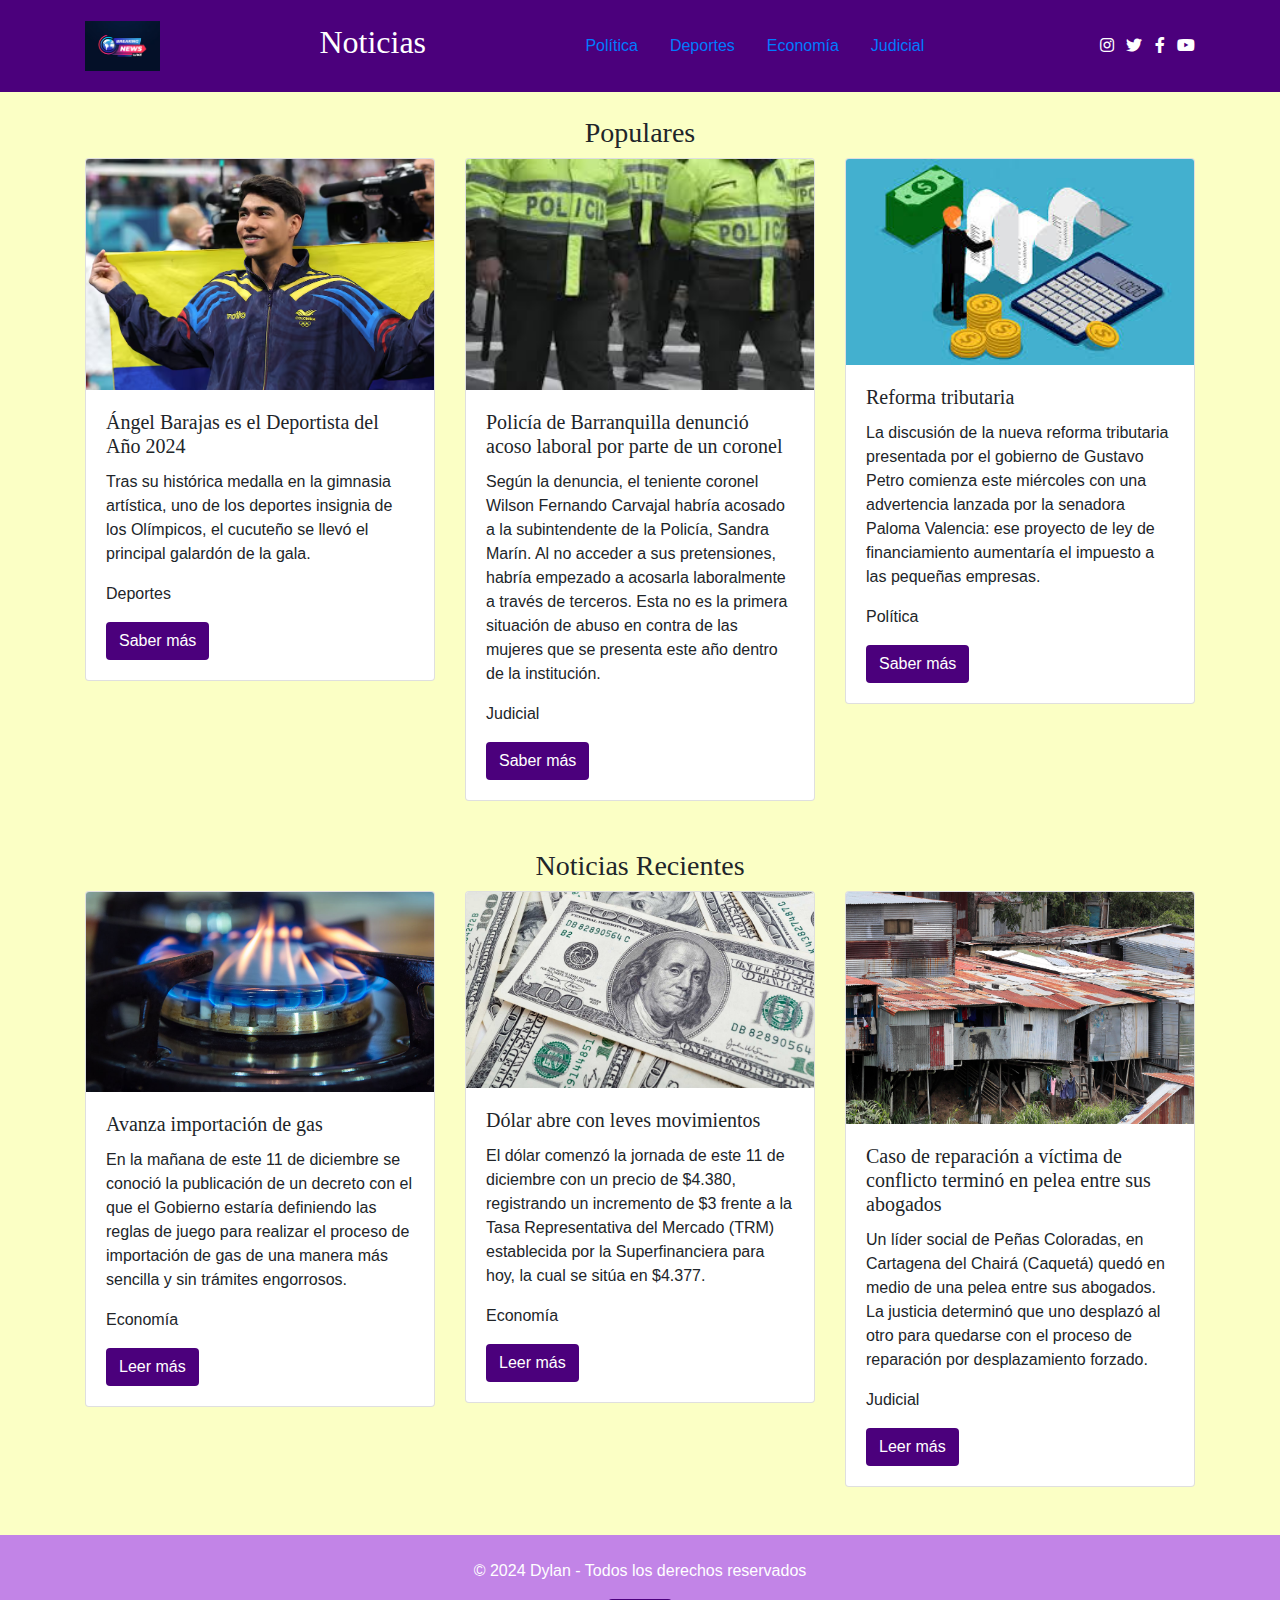
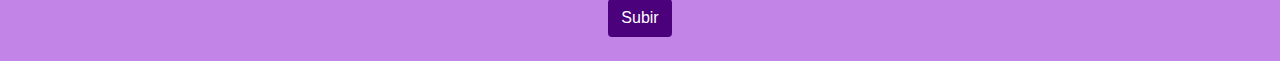
<file: index.html>
<!DOCTYPE html>
<html lang="en">
  <head>
    <meta charset="UTF-8" />
    <title>Noticias</title>
    <meta name="viewport" content="width=device-width, initial-scale=1" />
    <link rel="stylesheet" href="nose.css">

    
    <link
      rel="stylesheet"
      href="https://stackpath.bootstrapcdn.com/bootstrap/4.5.2/css/bootstrap.min.css"
    />
    

    
    <link
      rel="stylesheet"
      href="https://cdnjs.cloudflare.com/ajax/libs/font-awesome/5.15.1/css/all.min.css"
    />
  </head>
  <body class="home">
    <div id="aa-wp">
      <header id="header" class="text-white">
        <div
          class="container d-flex justify-content-between align-items-center py-3"
        >
          <a href="/" class="navbar-brand">
            <img alt="Hola" src="images/diseno-logotipo-noticias-ultima-hora-gradiente_23-2151173052.avif" />
            
          </a>
          <h2>
            Noticias
          </h2>
          <ul class="nav">
            <li class="nav-item">
                <a class="nav-link" href="politica.html">Política</a>
            </li>
            <li class="nav-item">
                <a class="nav-link" href="deportes.html">Deportes</a>
            </li>
            <li class="nav-item">
                <a class="nav-link" href="economia.html">Economía</a>
            </li>
            <li class="nav-item">
                <a class="nav-link" href="judicial.html">Judicial</a>
            </li>
        </ul>
          <div class="d-flex">
            <div class="social-icons ml-3">
              <a
                href="https://www.instagram.com"
                class="text-white mr-2"
                aria-label="Instagram"
                ><i class="fab fa-instagram"></i
              ></a>
              <a
                href="https://twitter.com"
                class="text-white mr-2"
                aria-label="Twitter"
                ><i class="fab fa-twitter"></i
              ></a>
              <a
                href="https://www.facebook.com"
                class="text-white mr-2"
                aria-label="Facebook"
                ><i class="fab fa-facebook-f"></i
              ></a>
              <a
                href="https://www.youtube.com"
                class="text-white"
                aria-label="YouTube"
                ><i class="fab fa-youtube"></i
              ></a>
            </div>
          </div>
        </div>
      </header>

      <div id="site" class="container">
        <section id="populares" class="my-4">
          <h3 class="text-center">Populares</h3>
          <div class="row">
            
            <div class="col-md-4 mb-4">
              <div class="card">
                <img src="images/TDPCH3ZAZVXHU6UPYEGJKUKCRI.avif" class="card-img-top" alt="..." />
                <div class="card-body">
                  <h5 class="card-title">Ángel Barajas es el Deportista del Año 2024</h5>
                  <p class="card-text">Tras su histórica medalla en la gimnasia artística, uno de los deportes insignia de los Olímpicos, el cucuteño se llevó el principal galardón de la gala.</p>
                  <p class="card-text">Deportes</p>
                  <a href="https://www.elespectador.com/deportes/mas-deportes/angel-barajas-es-el-deportista-del-ano-2024-las-razones-que-lo-hicieron-ganador/" class="btn text-white">Saber más</a>
                </div>
              </div>
            </div>
            <div class="col-md-4 mb-4">
              <div class="card">
                <img src="images/tombos.jpeg" class="card-img-top" alt="..." />
                <div class="card-body">
                  <h5 class="card-title">Policía de Barranquilla denunció acoso laboral por parte de un coronel</h5>
                  <p class="card-text">Según la denuncia, el teniente coronel Wilson Fernando Carvajal habría acosado a la subintendente de la Policía, Sandra Marín. Al no acceder a sus pretensiones, habría empezado a acosarla laboralmente a través de terceros. Esta no es la primera situación de abuso en contra de las mujeres que se presenta este año dentro de la institución.</p>
                  <p class="card-text">Judicial</p>
                  <a href="https://www.elespectador.com/judicial/policia-de-barranquilla-denuncio-acoso-por-no-aceptar-propuesta-sexual-de-coronel-noticias-hoy/" class="btn text-white">Saber más</a>
                </div>
              </div>
            </div>
            <div class="col-md-4 mb-4">
              <div class="card">
                <img src="images/descargar.jpeg" class="card-img-top" alt="..." />
                <div class="card-body">
                  <h5 class="card-title">Reforma tributaria</h5>
                  <p class="card-text">
                    La discusión de la nueva reforma tributaria presentada por el gobierno de Gustavo Petro comienza este miércoles con una advertencia lanzada por la senadora Paloma Valencia: ese proyecto de ley de financiamiento aumentaría el impuesto a las pequeñas empresas.
                  </p>
                  <p class="card-text">Política</p>
                  <a href="https://www.semana.com/politica/articulo/reforma-tributaria-paloma-valencia-advierte-que-ley-de-financiamiento-aumentara-impuesto-a-pequenas-empresas/202428/" class="btn text-white">Saber más</a>
                </div>
              </div>
            </div>
            
          </div>
        </section>

        <section class="my-4">
          <h3 class="text-center">Noticias Recientes</h3>
          <div class="row">
            
            <div class="col-md-4 mb-4">
              <div class="card">
                <img src="images/1140-gas-burning-stove-esp.jpg" class="card-img-top" alt="..." />
                <div class="card-body">
                  <h5 class="card-title">Avanza importación de gas</h5>
                  <p class="card-text">
                    En la mañana de este 11 de diciembre se conoció la publicación de un decreto con el que el Gobierno estaría definiendo las reglas de juego para realizar el proceso de importación de gas de una manera más sencilla y sin trámites engorrosos.
                  </p>
                  <p class="card-text">Economía</p>
                  <a href="https://www.semana.com/economia/macroeconomia/articulo/avanza-importacion-de-gas-gobierno-expidio-decreto-para-facilitar-el-proceso-y-construir-regasificadoras/202442/" class="btn text-white">Leer más</a>
                </div>
              </div>
            </div>
            <div class="col-md-4 mb-4">
              <div class="card">
                <img src="images/dolar.jpg" class="card-img-top" alt="..." />
                <div class="card-body">
                  <h5 class="card-title">Dólar abre con leves movimientos</h5>
                  <p class="card-text">
                    El dólar comenzó la jornada de este 11 de diciembre con un precio de $4.380, registrando un incremento de $3 frente a la Tasa Representativa del Mercado (TRM) establecida por la Superfinanciera para hoy, la cual se sitúa en $4.377.
                  </p>
                  <p class="card-text">Economía</p>
                  <a href="https://www.semana.com/economia/macroeconomia/articulo/dolar-abre-con-leves-movimientos-y-precio-barato-este-11-de-diciembre-se-cotiza-en-4380/202441/" class="btn text-white">Leer más</a>
                </div>
              </div>
            </div>
            <div class="col-md-4 mb-4">
              <div class="card">
                <img src="images/VKKDNPQIKJCIDJ6ZCOEIOR2M44.jpg" class="card-img-top" alt="..." />
                <div class="card-body">
                  <h5 class="card-title">Caso de reparación a víctima de conflicto terminó en pelea entre sus abogados</h5>
                  <p class="card-text">
                    Un líder social de Peñas Coloradas, en Cartagena del Chairá (Caquetá) quedó en medio de una pelea entre sus abogados. La justicia determinó que uno desplazó al otro para quedarse con el proceso de reparación por desplazamiento forzado.
                  </p>
                  <p class="card-text">Judicial</p>
                  <a href="https://www.elespectador.com/judicial/penas-coloradas-comision-de-disciplina-judicial-suspende-a-abogado-por-cuatro-meses-noticias-hoy/" class="btn text-white">Leer más</a>
                </div>
              </div>
            </div>
           
          </div>
        </section>
      </div>

      <footer id="footer" class="text-white text-center py-4">
        <p>© 2024 Dylan - Todos los derechos reservados</p>
        <a href="#header" class="btn text-white">Subir</a>
      </footer>
    </div>
    <script src="https://code.jquery.com/jquery-3.5.1.slim.min.js"></script>
    <script src="https://cdn.jsdelivr.net/npm/@popperjs/core@2.9.2/dist/umd/popper.min.js"></script>
    <script src="https://stackpath.bootstrapcdn.com/bootstrap/4.5.2/js/bootstrap.min.js"></script>
  </body>
</html>
</file>
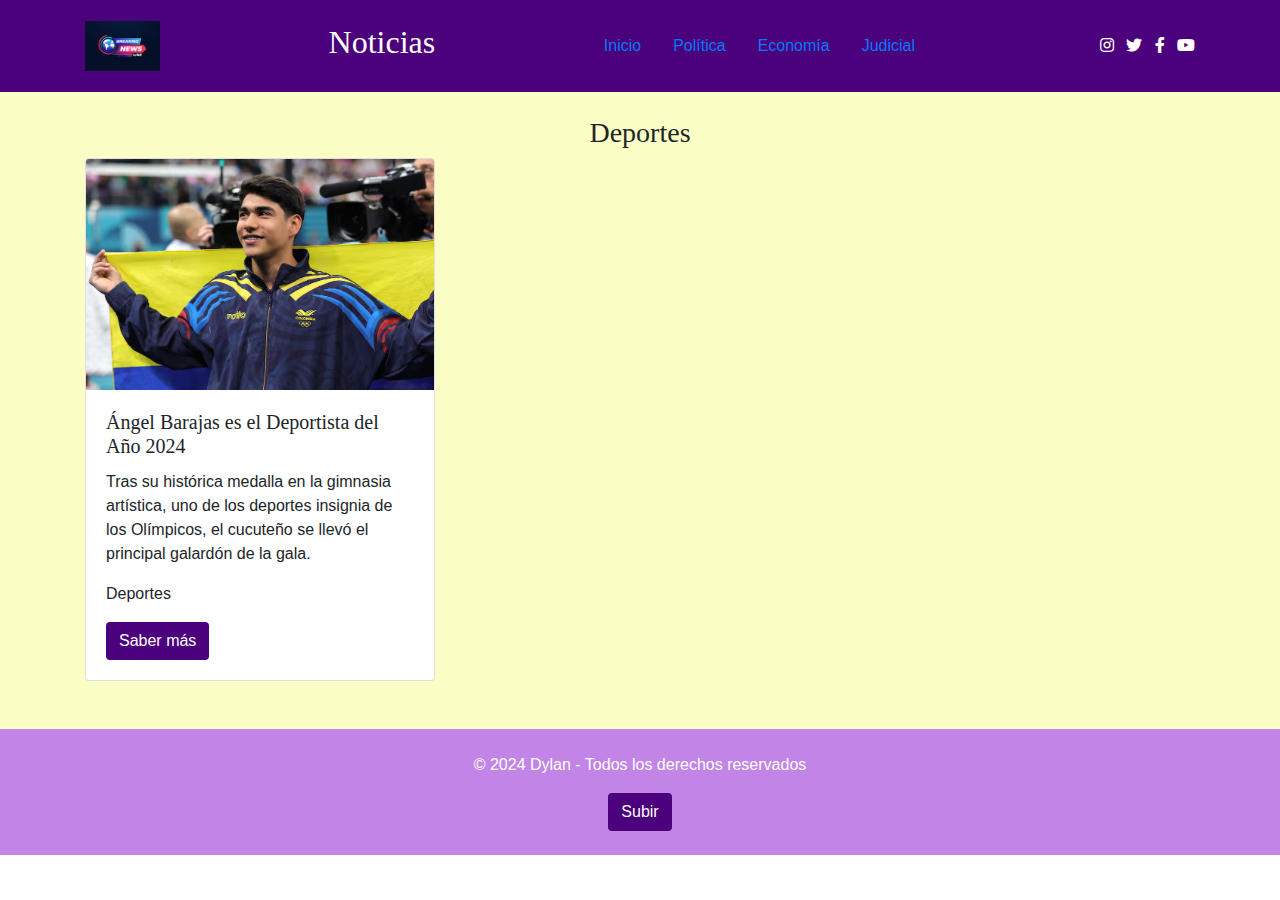
<file: deportes.html>
<!DOCTYPE html>
<html lang="en">
  <head>
    <meta charset="UTF-8" />
    <title>Noticias</title>
    <meta name="viewport" content="width=device-width, initial-scale=1" />
    <link rel="stylesheet" href="nose.css">

    
    <link
      rel="stylesheet"
      href="https://stackpath.bootstrapcdn.com/bootstrap/4.5.2/css/bootstrap.min.css"
    />

    
    <link
      rel="stylesheet"
      href="https://cdnjs.cloudflare.com/ajax/libs/font-awesome/5.15.1/css/all.min.css"
    />
  </head>
  <body class="home">
    <div id="aa-wp">
      <header id="header" class="text-white">
        <div
          class="container d-flex justify-content-between align-items-center py-3"
        >
          <a href="/" class="navbar-brand">
            <img alt="Hola" src="images/diseno-logotipo-noticias-ultima-hora-gradiente_23-2151173052.avif" />
            
          </a>
          <h2>
            Noticias
          </h2>
          <ul class="nav">
            <li class="nav-item">
                <a class="nav-link" href="index.html">Inicio</a>
            </li>
            <li class="nav-item">
                <a class="nav-link" href="politica.html">Política</a>
            </li>
            <li class="nav-item">
                <a class="nav-link" href="economia.html">Economía</a>
            </li>
            <li class="nav-item">
                <a class="nav-link" href="judicial.html">Judicial</a>
            </li>
        </ul>
          <div class="d-flex">
            <div class="social-icons ml-3">
              <a
                href="https://www.instagram.com"
                class="text-white mr-2"
                aria-label="Instagram"
                ><i class="fab fa-instagram"></i
              ></a>
              <a
                href="https://twitter.com"
                class="text-white mr-2"
                aria-label="Twitter"
                ><i class="fab fa-twitter"></i
              ></a>
              <a
                href="https://www.facebook.com"
                class="text-white mr-2"
                aria-label="Facebook"
                ><i class="fab fa-facebook-f"></i
              ></a>
              <a
                href="https://www.youtube.com"
                class="text-white"
                aria-label="YouTube"
                ><i class="fab fa-youtube"></i
              ></a>
            </div>
          </div>
        </div>
      </header>

      <div id="site" class="container">
        <section id="populares" class="my-4">
          <h3 class="text-center">Deportes</h3>
          <div class="row">
            
            <div class="col-md-4 mb-4">
              <div class="card">
                <img src="images/TDPCH3ZAZVXHU6UPYEGJKUKCRI.avif" class="card-img-top" alt="..." />
                <div class="card-body">
                  <h5 class="card-title">Ángel Barajas es el Deportista del Año 2024</h5>
                  <p class="card-text">Tras su histórica medalla en la gimnasia artística, uno de los deportes insignia de los Olímpicos, el cucuteño se llevó el principal galardón de la gala.</p>
                  <p class="card-text">Deportes</p>
                  <a href="https://www.elespectador.com/deportes/mas-deportes/angel-barajas-es-el-deportista-del-ano-2024-las-razones-que-lo-hicieron-ganador/" class="btn text-white">Saber más</a>
                </div>
              </div>
            </div>
            
            
          </div>
        </section>

        
      </div>

      <footer id="footer" class="text-white text-center py-4">
        <p>© 2024 Dylan - Todos los derechos reservados</p>
        <a href="#header" class="btn text-white">Subir</a>
      </footer>
    </div>
    <script src="https://code.jquery.com/jquery-3.5.1.slim.min.js"></script>
    <script src="https://cdn.jsdelivr.net/npm/@popperjs/core@2.9.2/dist/umd/popper.min.js"></script>
    <script src="https://stackpath.bootstrapcdn.com/bootstrap/4.5.2/js/bootstrap.min.js"></script>
  </body>
</html>
</file>
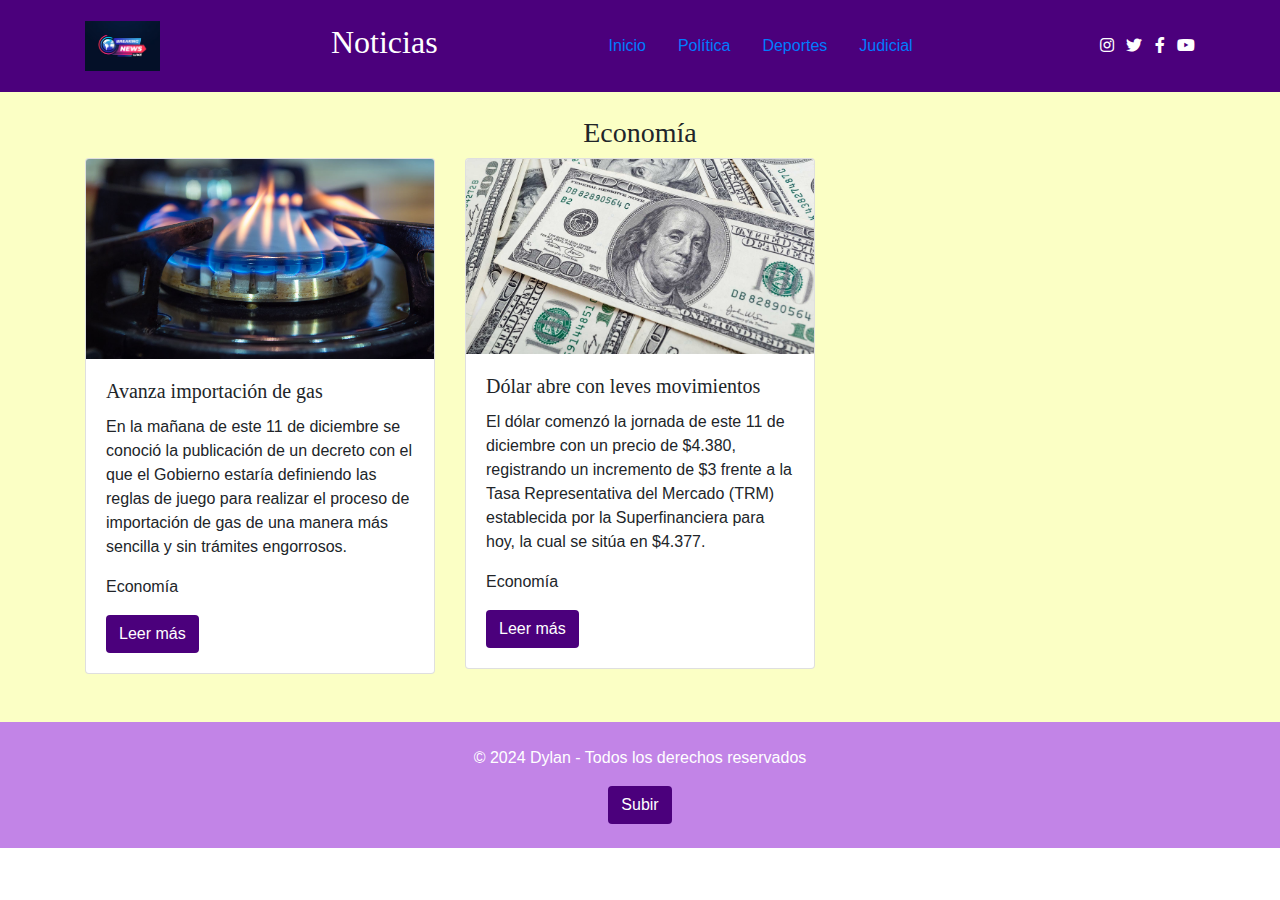
<file: economia.html>
<!DOCTYPE html>
<html lang="en">
  <head>
    <meta charset="UTF-8" />
    <title>Noticias</title>
    <meta name="viewport" content="width=device-width, initial-scale=1" />
    <link rel="stylesheet" href="nose.css">

    
    <link
      rel="stylesheet"
      href="https://stackpath.bootstrapcdn.com/bootstrap/4.5.2/css/bootstrap.min.css"
    />

    
    <link
      rel="stylesheet"
      href="https://cdnjs.cloudflare.com/ajax/libs/font-awesome/5.15.1/css/all.min.css"
    />
  </head>
  <body class="home">
    <div id="aa-wp">
      <header id="header" class="text-white">
        <div
          class="container d-flex justify-content-between align-items-center py-3"
        >
          <a href="/" class="navbar-brand">
            <img alt="Hola" src="images/diseno-logotipo-noticias-ultima-hora-gradiente_23-2151173052.avif" />
            
          </a>
          <h2>
            Noticias
          </h2>
          <ul class="nav">
            <li class="nav-item">
                <a class="nav-link" href="index.html">Inicio</a>
            </li>
            <li class="nav-item">
                <a class="nav-link" href="politica.html">Política</a>
            </li>
            <li class="nav-item">
                <a class="nav-link" href="deportes.html">Deportes</a>
            </li>
            <li class="nav-item">
                <a class="nav-link" href="judicial.html">Judicial</a>
            </li>
        </ul>
          <div class="d-flex">
            <div class="social-icons ml-3">
              <a
                href="https://www.instagram.com"
                class="text-white mr-2"
                aria-label="Instagram"
                ><i class="fab fa-instagram"></i
              ></a>
              <a
                href="https://twitter.com"
                class="text-white mr-2"
                aria-label="Twitter"
                ><i class="fab fa-twitter"></i
              ></a>
              <a
                href="https://www.facebook.com"
                class="text-white mr-2"
                aria-label="Facebook"
                ><i class="fab fa-facebook-f"></i
              ></a>
              <a
                href="https://www.youtube.com"
                class="text-white"
                aria-label="YouTube"
                ><i class="fab fa-youtube"></i
              ></a>
            </div>
          </div>
        </div>
      </header>

      <div id="site" class="container">
        

        <section class="my-4">
          <h3 class="text-center">Economía</h3>
          <div class="row">
            
            <div class="col-md-4 mb-4">
              <div class="card">
                <img src="images/1140-gas-burning-stove-esp.jpg" class="card-img-top" alt="..." />
                <div class="card-body">
                  <h5 class="card-title">Avanza importación de gas</h5>
                  <p class="card-text">
                    En la mañana de este 11 de diciembre se conoció la publicación de un decreto con el que el Gobierno estaría definiendo las reglas de juego para realizar el proceso de importación de gas de una manera más sencilla y sin trámites engorrosos.
                  </p>
                  <p class="card-text">Economía</p>
                  <a href="https://www.semana.com/economia/macroeconomia/articulo/avanza-importacion-de-gas-gobierno-expidio-decreto-para-facilitar-el-proceso-y-construir-regasificadoras/202442/" class="btn text-white">Leer más</a>
                </div>
              </div>
            </div>
            <div class="col-md-4 mb-4">
              <div class="card">
                <img src="images/dolar.jpg" class="card-img-top" alt="..." />
                <div class="card-body">
                  <h5 class="card-title">Dólar abre con leves movimientos</h5>
                  <p class="card-text">
                    El dólar comenzó la jornada de este 11 de diciembre con un precio de $4.380, registrando un incremento de $3 frente a la Tasa Representativa del Mercado (TRM) establecida por la Superfinanciera para hoy, la cual se sitúa en $4.377.
                  </p>
                  <p class="card-text">Economía</p>
                  <a href="https://www.semana.com/economia/macroeconomia/articulo/dolar-abre-con-leves-movimientos-y-precio-barato-este-11-de-diciembre-se-cotiza-en-4380/202441/" class="btn text-white">Leer más</a>
                </div>
              </div>
            </div>
            
           
          </div>
        </section>
      </div>

      <footer id="footer" class="text-white text-center py-4">
        <p>© 2024 Dylan - Todos los derechos reservados</p>
        <a href="#header" class="btn text-white">Subir</a>
      </footer>
    </div>
    <script src="https://code.jquery.com/jquery-3.5.1.slim.min.js"></script>
    <script src="https://cdn.jsdelivr.net/npm/@popperjs/core@2.9.2/dist/umd/popper.min.js"></script>
    <script src="https://stackpath.bootstrapcdn.com/bootstrap/4.5.2/js/bootstrap.min.js"></script>
  </body>
</html>
</file>
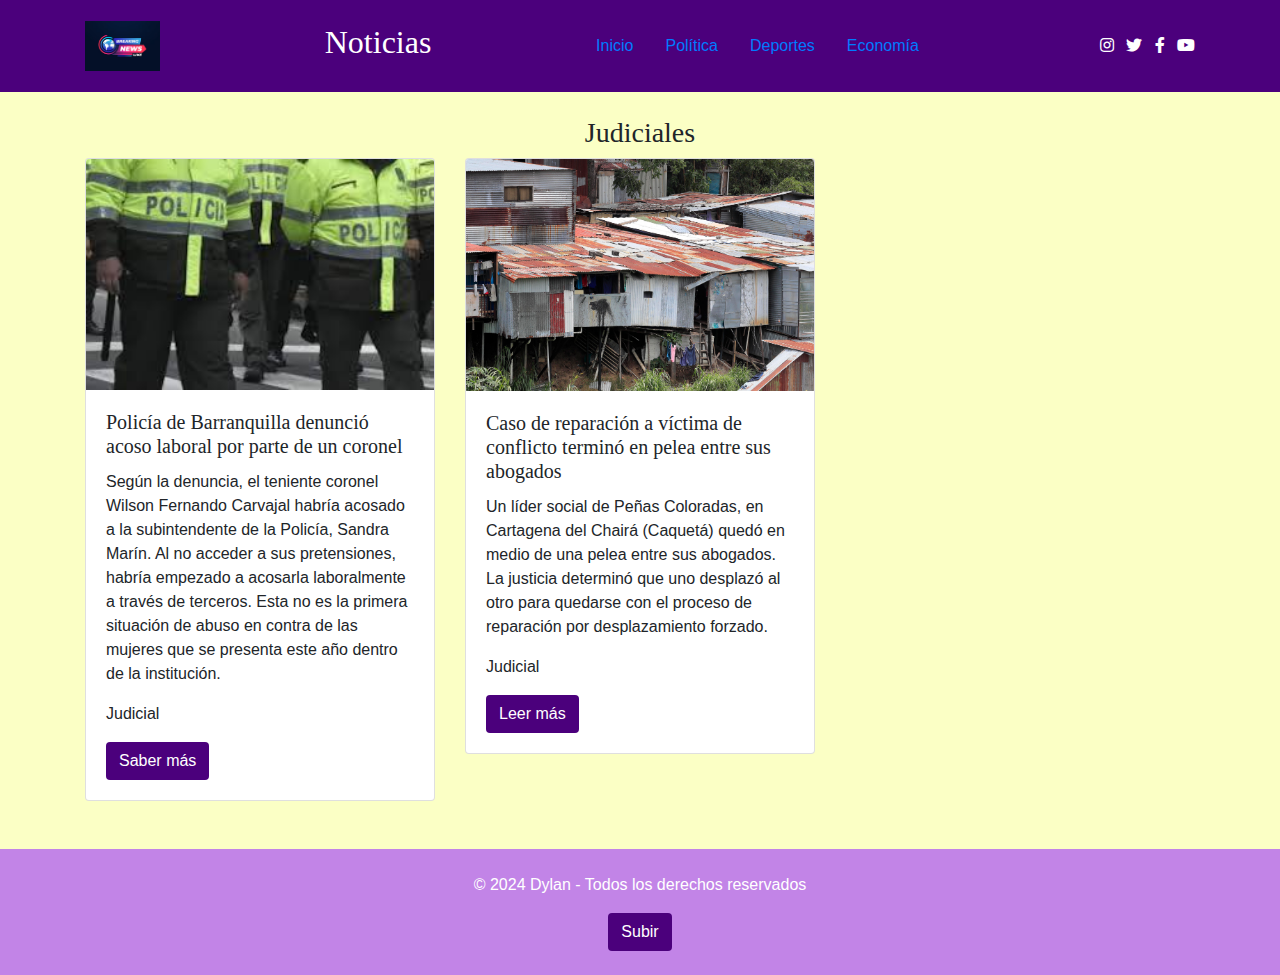
<file: judicial.html>
<!DOCTYPE html>
<html lang="en">
  <head>
    <meta charset="UTF-8" />
    <title>Noticias</title>
    <meta name="viewport" content="width=device-width, initial-scale=1" />
    <link rel="stylesheet" href="nose.css">

    
    <link
      rel="stylesheet"
      href="https://stackpath.bootstrapcdn.com/bootstrap/4.5.2/css/bootstrap.min.css"
    />

    
    <link
      rel="stylesheet"
      href="https://cdnjs.cloudflare.com/ajax/libs/font-awesome/5.15.1/css/all.min.css"
    />
  </head>
  <body class="home">
    <div id="aa-wp">
      <header id="header" class="text-white">
        <div
          class="container d-flex justify-content-between align-items-center py-3"
        >
          <a href="/" class="navbar-brand">
            <img alt="Hola" src="images/diseno-logotipo-noticias-ultima-hora-gradiente_23-2151173052.avif" />
            
          </a>
          <h2>
            Noticias
          </h2>
          <ul class="nav">
            <li class="nav-item">
                <a class="nav-link" href="index.html">Inicio</a>
            </li>
            <li class="nav-item">
                <a class="nav-link" href="politica.html">Política</a>
            </li>
            <li class="nav-item">
                <a class="nav-link" href="deportes.html">Deportes</a>
            </li>
            <li class="nav-item">
                <a class="nav-link" href="economia.html">Economía</a>
            </li>
        </ul>
          <div class="d-flex">
            <div class="social-icons ml-3">
              <a
                href="https://www.instagram.com"
                class="text-white mr-2"
                aria-label="Instagram"
                ><i class="fab fa-instagram"></i
              ></a>
              <a
                href="https://twitter.com"
                class="text-white mr-2"
                aria-label="Twitter"
                ><i class="fab fa-twitter"></i
              ></a>
              <a
                href="https://www.facebook.com"
                class="text-white mr-2"
                aria-label="Facebook"
                ><i class="fab fa-facebook-f"></i
              ></a>
              <a
                href="https://www.youtube.com"
                class="text-white"
                aria-label="YouTube"
                ><i class="fab fa-youtube"></i
              ></a>
            </div>
          </div>
        </div>
      </header>

      <div id="site" class="container">
        <section id="populares" class="my-4">
          <h3 class="text-center">Judiciales</h3>
          <div class="row">
            
            <div class="col-md-4 mb-4">
              <div class="card">
                <img src="images/tombos.jpeg" class="card-img-top" alt="..." />
                <div class="card-body">
                  <h5 class="card-title">Policía de Barranquilla denunció acoso laboral por parte de un coronel</h5>
                  <p class="card-text">Según la denuncia, el teniente coronel Wilson Fernando Carvajal habría acosado a la subintendente de la Policía, Sandra Marín. Al no acceder a sus pretensiones, habría empezado a acosarla laboralmente a través de terceros. Esta no es la primera situación de abuso en contra de las mujeres que se presenta este año dentro de la institución.</p>
                  <p class="card-text">Judicial</p>
                  <a href="https://www.elespectador.com/judicial/policia-de-barranquilla-denuncio-acoso-por-no-aceptar-propuesta-sexual-de-coronel-noticias-hoy/" class="btn text-white">Saber más</a>
                </div>
              </div>
            </div>
            <div class="col-md-4 mb-4">
                <div class="card">
                  <img src="images/VKKDNPQIKJCIDJ6ZCOEIOR2M44.jpg" class="card-img-top" alt="..." />
                  <div class="card-body">
                    <h5 class="card-title">Caso de reparación a víctima de conflicto terminó en pelea entre sus abogados</h5>
                    <p class="card-text">
                      Un líder social de Peñas Coloradas, en Cartagena del Chairá (Caquetá) quedó en medio de una pelea entre sus abogados. La justicia determinó que uno desplazó al otro para quedarse con el proceso de reparación por desplazamiento forzado.
                    </p>
                    <p class="card-text">Judicial</p>
                    <a href="https://www.elespectador.com/judicial/penas-coloradas-comision-de-disciplina-judicial-suspende-a-abogado-por-cuatro-meses-noticias-hoy/" class="btn text-white">Leer más</a>
                  </div>
                </div>
              </div>
          </div>
        </section>
      </div>

      <footer id="footer" class="text-white text-center py-4">
        <p>© 2024 Dylan - Todos los derechos reservados</p>
        <a href="#header" class="btn text-white">Subir</a>
      </footer>
    </div>
    <script src="https://code.jquery.com/jquery-3.5.1.slim.min.js"></script>
    <script src="https://cdn.jsdelivr.net/npm/@popperjs/core@2.9.2/dist/umd/popper.min.js"></script>
    <script src="https://stackpath.bootstrapcdn.com/bootstrap/4.5.2/js/bootstrap.min.js"></script>
  </body>
</html>
</file>
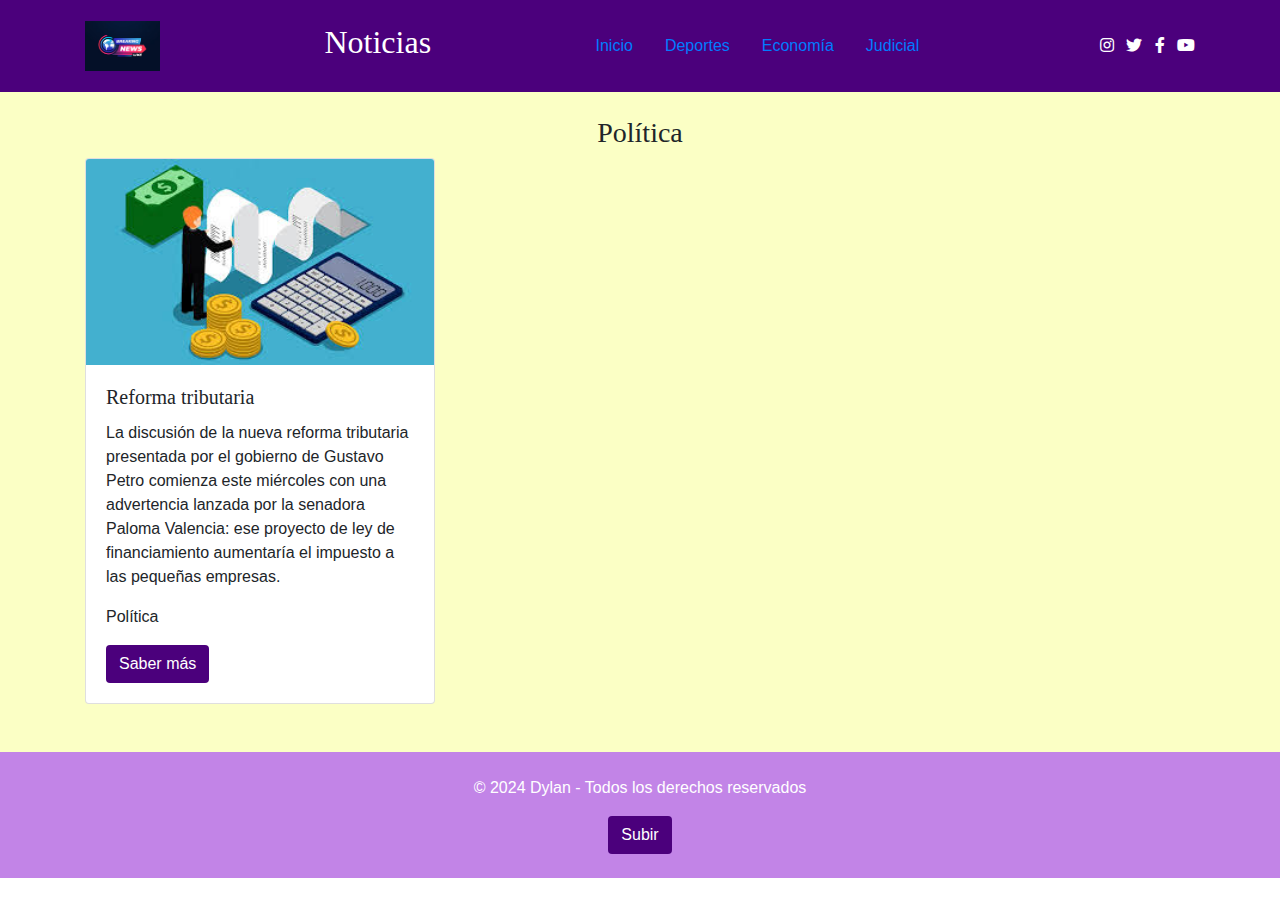
<file: politica.html>
<!DOCTYPE html>
<html lang="en">
  <head>
    <meta charset="UTF-8" />
    <title>Noticias</title>
    <meta name="viewport" content="width=device-width, initial-scale=1" />
    <link rel="stylesheet" href="nose.css">

    
    <link
      rel="stylesheet"
      href="https://stackpath.bootstrapcdn.com/bootstrap/4.5.2/css/bootstrap.min.css"
    />

    
    <link
      rel="stylesheet"
      href="https://cdnjs.cloudflare.com/ajax/libs/font-awesome/5.15.1/css/all.min.css"
    />
  </head>
  <body class="home">
    <div id="aa-wp">
      <header id="header" class="text-white">
        <div
          class="container d-flex justify-content-between align-items-center py-3"
        >
          <a href="/" class="navbar-brand">
            <img alt="Hola" src="images/diseno-logotipo-noticias-ultima-hora-gradiente_23-2151173052.avif" />
            
          </a>
          <h2>
            Noticias
          </h2>
          <ul class="nav">
            <li class="nav-item">
                <a class="nav-link" href="index.html">Inicio</a>
            </li>
            <li class="nav-item">
                <a class="nav-link" href="deportes.html">Deportes</a>
            </li>
            <li class="nav-item">
                <a class="nav-link" href="economia.html">Economía</a>
            </li>
            <li class="nav-item">
                <a class="nav-link" href="judicial.html">Judicial</a>
            </li>
        </ul>
          <div class="d-flex">
            <div class="social-icons ml-3">
              <a
                href="https://www.instagram.com"
                class="text-white mr-2"
                aria-label="Instagram"
                ><i class="fab fa-instagram"></i
              ></a>
              <a
                href="https://twitter.com"
                class="text-white mr-2"
                aria-label="Twitter"
                ><i class="fab fa-twitter"></i
              ></a>
              <a
                href="https://www.facebook.com"
                class="text-white mr-2"
                aria-label="Facebook"
                ><i class="fab fa-facebook-f"></i
              ></a>
              <a
                href="https://www.youtube.com"
                class="text-white"
                aria-label="YouTube"
                ><i class="fab fa-youtube"></i
              ></a>
            </div>
          </div>
        </div>
      </header>

      <div id="site" class="container">
        <section id="populares" class="my-4">
          <h3 class="text-center">Política</h3>
          <div class="row">
            <div class="col-md-4 mb-4">
              <div class="card">
                <img src="images/descargar.jpeg" class="card-img-top" alt="..." />
                <div class="card-body">
                  <h5 class="card-title">Reforma tributaria</h5>
                  <p class="card-text">
                    La discusión de la nueva reforma tributaria presentada por el gobierno de Gustavo Petro comienza este miércoles con una advertencia lanzada por la senadora Paloma Valencia: ese proyecto de ley de financiamiento aumentaría el impuesto a las pequeñas empresas.
                  </p>
                  <p class="card-text">Política</p>
                  <a href="https://www.semana.com/politica/articulo/reforma-tributaria-paloma-valencia-advierte-que-ley-de-financiamiento-aumentara-impuesto-a-pequenas-empresas/202428/" class="btn text-white">Saber más</a>
                </div>
              </div>
            </div>
            
          </div>
        </section>
      </div>

      <footer id="footer" class="text-white text-center py-4">
        <p>© 2024 Dylan - Todos los derechos reservados</p>
        <a href="#header" class="btn text-white">Subir</a>
      </footer>
    </div>
    <script src="https://code.jquery.com/jquery-3.5.1.slim.min.js"></script>
    <script src="https://cdn.jsdelivr.net/npm/@popperjs/core@2.9.2/dist/umd/popper.min.js"></script>
    <script src="https://stackpath.bootstrapcdn.com/bootstrap/4.5.2/js/bootstrap.min.js"></script>
  </body>
</html>
</file>
<file: nose.css>
#header img{
    width: 75px;
    height: 50px;
}
#header{
    background-color: rgb(75, 0, 124);
}
#header h2{
    font-family: 'Playfair Display SC',serif;
}

#site .btn{
    background-color: rgb(75, 0, 124);
    
}

#site h3, h5{
    font-family: 'Playfair Display SC',serif;
}

#aa-wp{
    background-color: rgb(251, 255, 197);
}

#footer .btn{
    background-color: rgb(75, 0, 124);
}

#footer{
    background-color: rgb(194, 132, 231);
}

#lista{
    display: inline-block;
}
</file>
